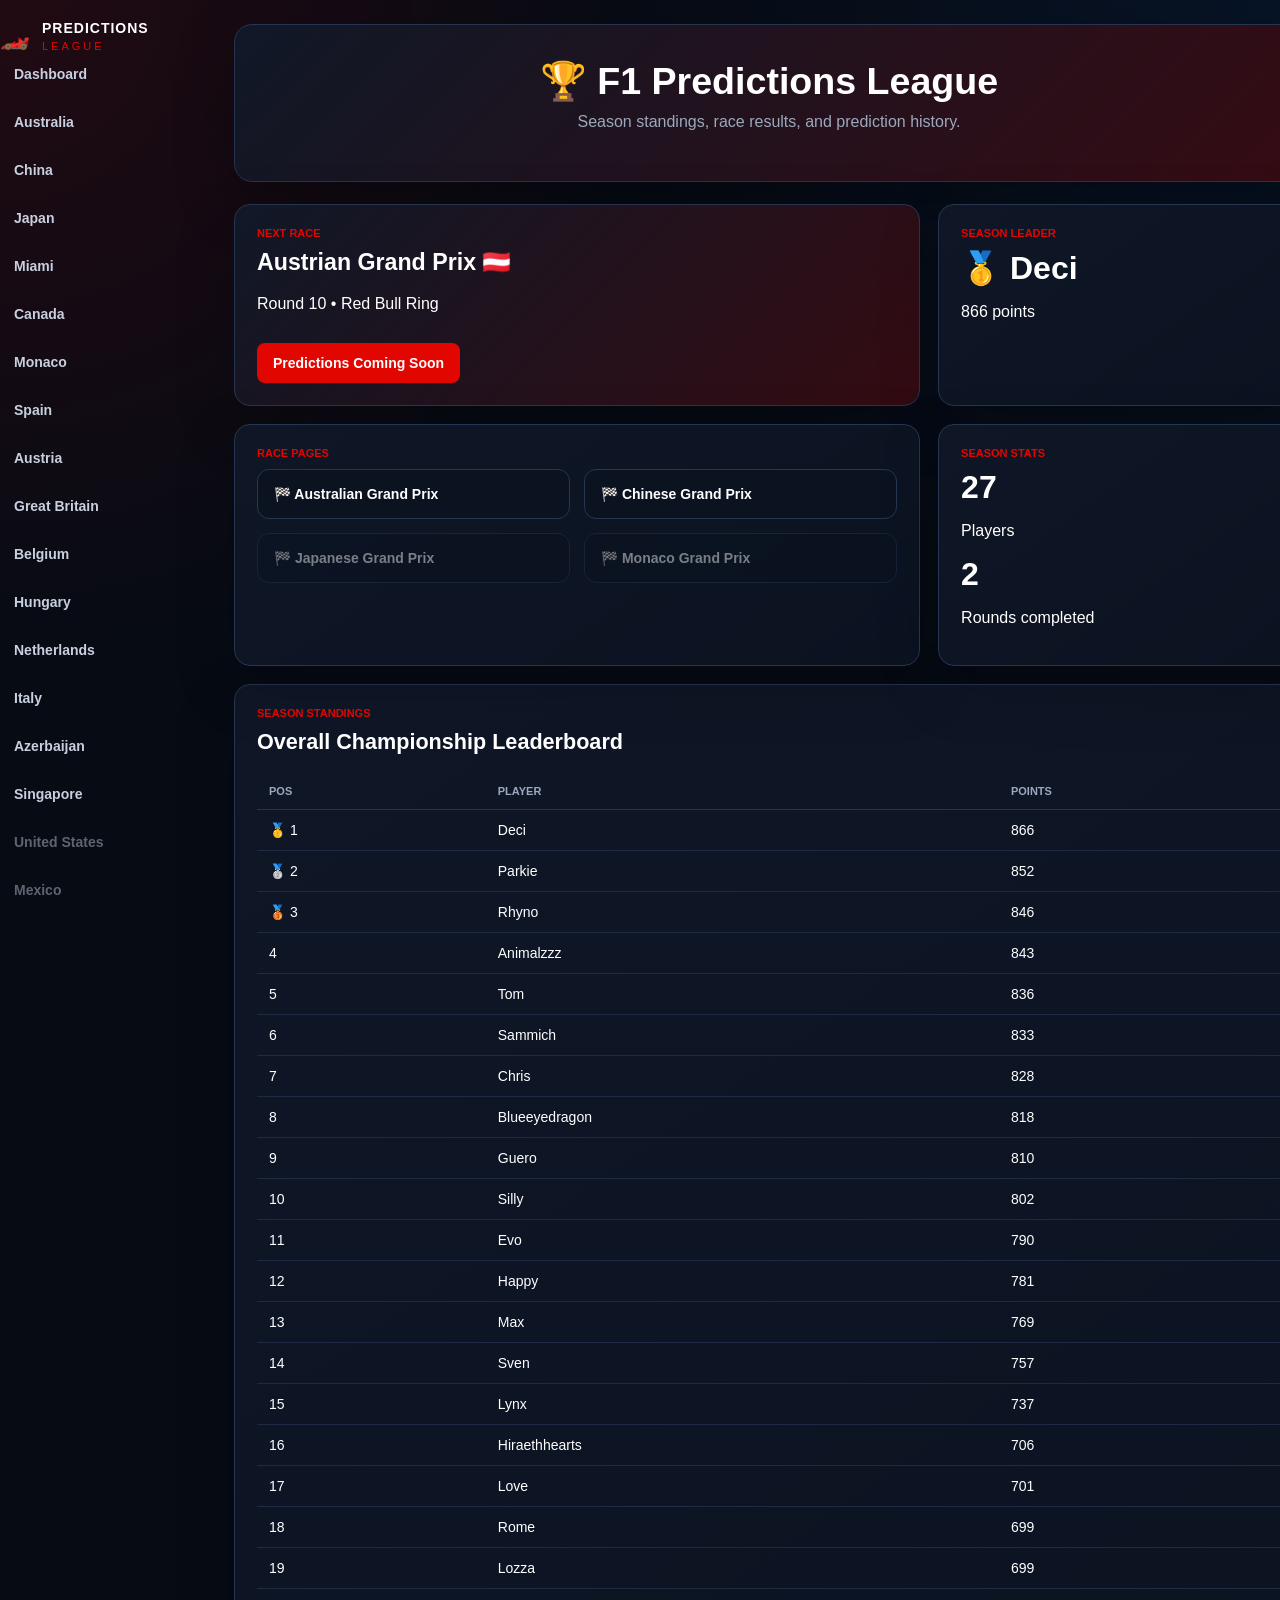
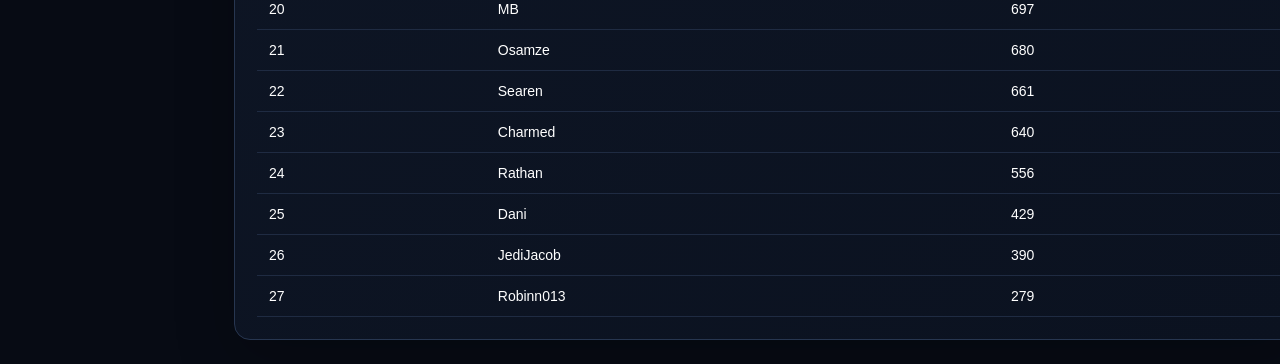
<file: index.html>
<!DOCTYPE html>
<html lang="en">
<head>
    <meta charset="UTF-8">
    <meta name="viewport" content="width=device-width, initial-scale=1.0">
    <title>F1 Predictions League</title>
    <link rel="stylesheet" href="style.css">
</head>
<body>

<div class="app">

    <aside class="sidebar">
        <div class="logo">
            <span>🏎️</span>
            <div>
                <strong>Predictions</strong>
                <small>League</small>
            </div>
        </div>

<nav>
    <a href="index.html">Dashboard</a>

    <a href="australia.html">Australia</a>
    <a href="china.html">China</a>
    <a href="japan.html">Japan</a>

    <a href="miami.html">Miami</a>
    <a href="canada.html">Canada</a>
    <a href="monaco.html">Monaco</a>
    <a href="spain.html">Spain</a>
    <a href="austria.html">Austria</a>
    <a href="great-britain.html">Great Britain</a>
    <a href="belgium.html">Belgium</a>

    <a href="hungary.html">Hungary</a>
    <a href="netherlands.html">Netherlands</a>
    <a href="italy.html">Italy</a>

    
    <a href="azerbaijan.html">Azerbaijan</a>
    <a href="singapore.html">Singapore</a>

    <a class="locked" href="united-states.html">United States</a>
    <a class="locked" href="mexico.html">Mexico</a>
    <a class="locked" href="brazil.html">Brazil</a>

    <a class="locked" href="las-vegas.html">Las Vegas</a>
    <a class="locked" href="qatar.html">Qatar</a>
    <a class="locked" href="abu-dhabi.html">Abu Dhabi</a>
</nav>
    </aside>

    <main class="dashboard">

        <section class="home-hero">
            <h1>🏆 F1 Predictions League</h1>
            <p>Season standings, race results, and prediction history.</p>
        </section>

        <section class="dashboard-grid">

            <section class="card next-race-card">
                <p class="label">Next Race</p>
                <h2>Austrian Grand Prix 🇦🇹</h2>
                <p>Round 10 • Red Bull Ring</p>
                <a class="button" href="#">Predictions Coming Soon</a>
            </section>

            <section class="card summary-card">
                <p class="label">Season Leader</p>
                <h2>🥇 Deci</h2>
                <p>866 points</p>
            </section>

            <section class="card">
                <p class="label">Race Pages</p>

                <div class="race-links">
                    <a href="australia.html">🏁 Australian Grand Prix</a>
                    <a href="china.html">🏁 Chinese Grand Prix</a>
                    <a class="locked" href="#">🏁 Japanese Grand Prix</a>
                    <a class="locked" href="#">🏁 Monaco Grand Prix</a>
                </div>
            </section>

            <section class="card summary-card">
                <p class="label">Season Stats</p>
                <h2>27</h2>
                <p>Players</p>
                <h2>2</h2>
                <p>Rounds completed</p>
            </section>

        </section>

        <section class="card">
            <p class="label">Season Standings</p>
            <h2>Overall Championship Leaderboard</h2>

            <table>
                <tr><th>Pos</th><th>Player</th><th>Points</th></tr>
                <tr><td>🥇 1</td><td>Deci</td><td>866</td></tr>
                <tr><td>🥈 2</td><td>Parkie</td><td>852</td></tr>
                <tr><td>🥉 3</td><td>Rhyno</td><td>846</td></tr>
                <tr><td>4</td><td>Animalzzz</td><td>843</td></tr>
                <tr><td>5</td><td>Tom</td><td>836</td></tr>
                <tr><td>6</td><td>Sammich</td><td>833</td></tr>
                <tr><td>7</td><td>Chris</td><td>828</td></tr>
                <tr><td>8</td><td>Blueeyedragon</td><td>818</td></tr>
                <tr><td>9</td><td>Guero</td><td>810</td></tr>
                <tr><td>10</td><td>Silly</td><td>802</td></tr>
                <tr><td>11</td><td>Evo</td><td>790</td></tr>
                <tr><td>12</td><td>Happy</td><td>781</td></tr>
                <tr><td>13</td><td>Max</td><td>769</td></tr>
                <tr><td>14</td><td>Sven</td><td>757</td></tr>
                <tr><td>15</td><td>Lynx</td><td>737</td></tr>
                <tr><td>16</td><td>Hiraethhearts</td><td>706</td></tr>
                <tr><td>17</td><td>Love</td><td>701</td></tr>
                <tr><td>18</td><td>Rome</td><td>699</td></tr>
                <tr><td>19</td><td>Lozza</td><td>699</td></tr>
                <tr><td>20</td><td>MB</td><td>697</td></tr>
                <tr><td>21</td><td>Osamze</td><td>680</td></tr>
                <tr><td>22</td><td>Searen</td><td>661</td></tr>
                <tr><td>23</td><td>Charmed</td><td>640</td></tr>
                <tr><td>24</td><td>Rathan</td><td>556</td></tr>
                <tr><td>25</td><td>Dani</td><td>429</td></tr>
                <tr><td>26</td><td>JediJacob</td><td>390</td></tr>
                <tr><td>27</td><td>Robinn013</td><td>279</td></tr>
            </table>
        </section>

    </main>

</div>

</body>
</html>
</file>
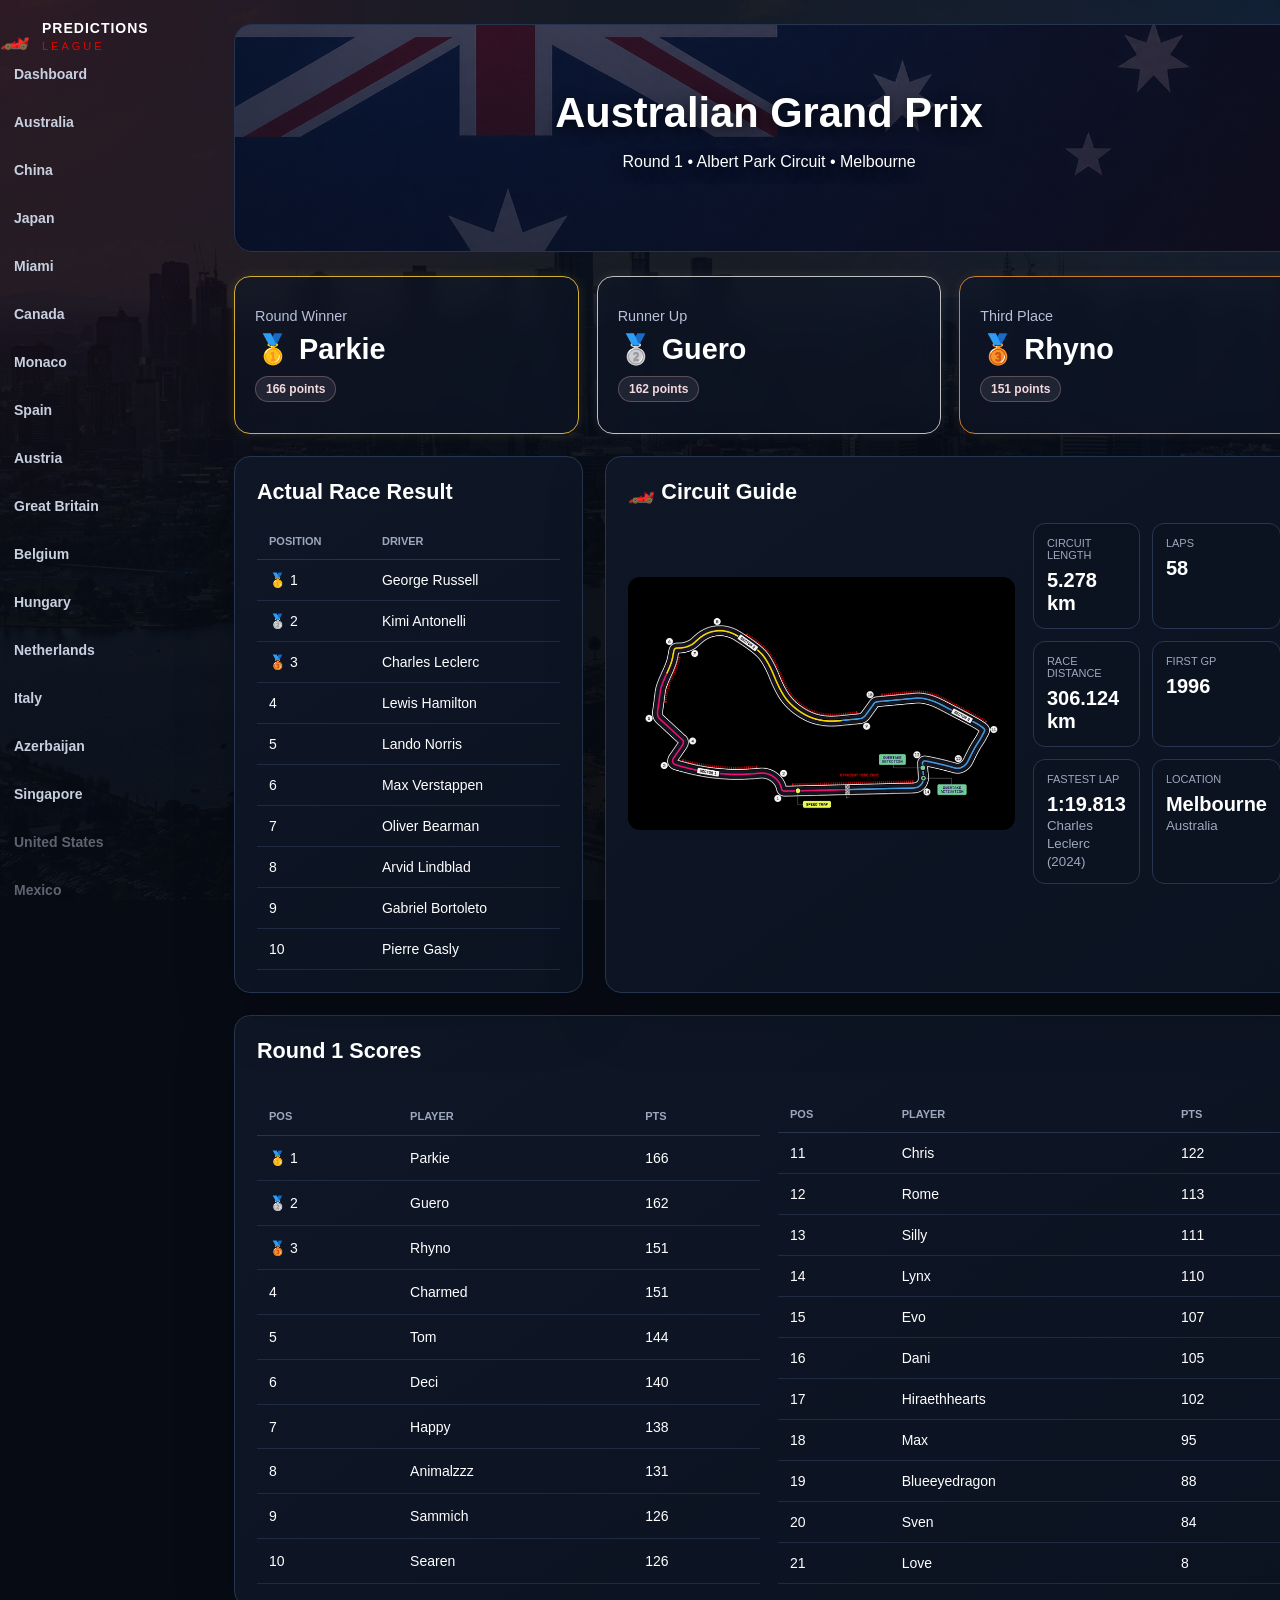
<file: australia.html>
<!DOCTYPE html>
<html lang="en">
<head>
    <meta charset="UTF-8">
    <meta name="viewport" content="width=device-width, initial-scale=1.0">
    <title>Australia GP - F1 Predictions League</title>
    <link rel="stylesheet" href="style.css">
</head>
<body class="australia-page">

<div class="app">

    <aside class="sidebar">
        <div class="logo">
            <span>🏎️</span>
            <div>
                <strong>Predictions</strong>
                <small>League</small>
            </div>
        </div>

<nav>
    <a href="index.html">Dashboard</a>

    <a href="australia.html">Australia</a>
    <a href="china.html">China</a>
    <a href="japan.html">Japan</a>

    <a href="miami.html">Miami</a>
    <a href="canada.html">Canada</a>
    <a href="monaco.html">Monaco</a>
    <a href="spain.html">Spain</a>
    <a href="austria.html">Austria</a>
    <a href="great-britain.html">Great Britain</a>
    <a href="belgium.html">Belgium</a>

    <a href="hungary.html">Hungary</a>
    <a href="netherlands.html">Netherlands</a>
    <a href="italy.html">Italy</a>


    <a href="azerbaijan.html">Azerbaijan</a>
    <a href="singapore.html">Singapore</a>

    <a class="locked" href="united-states.html">United States</a>
    <a class="locked" href="mexico.html">Mexico</a>
    <a class="locked" href="brazil.html">Brazil</a>

    <a class="locked" href="las-vegas.html">Las Vegas</a>
    <a class="locked" href="qatar.html">Qatar</a>
    <a class="locked" href="abu-dhabi.html">Abu Dhabi</a>
</nav>
    </aside>
    </aside>

    <main class="dashboard">

<section class="hero-card australia-hero">
    <h2> Australian Grand Prix</h2>
    <p>Round 1 • Albert Park Circuit • Melbourne</p>
</section>

        <section class="podium-grid">
            <div class="podium-box">
                <p>Round Winner</p>
                <h3>🥇 Parkie</h3>
                <span>166 points</span>
            </div>

            <div class="podium-box">
                <p>Runner Up</p>
                <h3>🥈 Guero</h3>
                <span>162 points</span>
            </div>

            <div class="podium-box">
                <p>Third Place</p>
                <h3>🥉 Rhyno</h3>
                <span>151 points</span>
            </div>
        </section>

        <section class="top-grid">

            <div class="card">
                <h2>Actual Race Result</h2>

                <table>
                    <tr><th>Position</th><th>Driver</th></tr>
                    <tr><td>🥇 1</td><td>George Russell</td></tr>
                    <tr><td>🥈 2</td><td>Kimi Antonelli</td></tr>
                    <tr><td>🥉 3</td><td>Charles Leclerc</td></tr>
                    <tr><td>4</td><td>Lewis Hamilton</td></tr>
                    <tr><td>5</td><td>Lando Norris</td></tr>
                    <tr><td>6</td><td>Max Verstappen</td></tr>
                    <tr><td>7</td><td>Oliver Bearman</td></tr>
                    <tr><td>8</td><td>Arvid Lindblad</td></tr>
                    <tr><td>9</td><td>Gabriel Bortoleto</td></tr>
                    <tr><td>10</td><td>Pierre Gasly</td></tr>
                </table>
            </div>

            <div class="card circuit-card">
                <h2>🏎️ Circuit Guide</h2>

                <div class="track-guide">
                    <img class="track-image" src="albert-park.png" alt="Albert Park Circuit">

                    <div class="track-stats">
                        <div class="mini-stat">
                            <p>Circuit Length</p>
                            <h3>5.278 km</h3>
                        </div>

                        <div class="mini-stat">
                            <p>Laps</p>
                            <h3>58</h3>
                        </div>

                        <div class="mini-stat">
                            <p>Race Distance</p>
                            <h3>306.124 km</h3>
                        </div>

                        <div class="mini-stat">
                            <p>First GP</p>
                            <h3>1996</h3>
                        </div>

                        <div class="mini-stat">
                            <p>Fastest Lap</p>
                            <h3>1:19.813</h3>
                            <small>Charles Leclerc (2024)</small>
                        </div>

                        <div class="mini-stat">
                            <p>Location</p>
                            <h3>Melbourne</h3>
                            <small>Australia</small>
                        </div>
                    </div>
                </div>
            </div>

        </section>

        <section class="card scores-card">
            <h2>Round 1 Scores</h2>

            <div class="scores-grid">
                <table>
                    <tr><th>Pos</th><th>Player</th><th>Pts</th></tr>
                    <tr><td>🥇 1</td><td>Parkie</td><td>166</td></tr>
                    <tr><td>🥈 2</td><td>Guero</td><td>162</td></tr>
                    <tr><td>🥉 3</td><td>Rhyno</td><td>151</td></tr>
                    <tr><td>4</td><td>Charmed</td><td>151</td></tr>
                    <tr><td>5</td><td>Tom</td><td>144</td></tr>
                    <tr><td>6</td><td>Deci</td><td>140</td></tr>
                    <tr><td>7</td><td>Happy</td><td>138</td></tr>
                    <tr><td>8</td><td>Animalzzz</td><td>131</td></tr>
                    <tr><td>9</td><td>Sammich</td><td>126</td></tr>
                    <tr><td>10</td><td>Searen</td><td>126</td></tr>
                </table>

                <table>
                    <tr><th>Pos</th><th>Player</th><th>Pts</th></tr>
                    <tr><td>11</td><td>Chris</td><td>122</td></tr>
                    <tr><td>12</td><td>Rome</td><td>113</td></tr>
                    <tr><td>13</td><td>Silly</td><td>111</td></tr>
                    <tr><td>14</td><td>Lynx</td><td>110</td></tr>
                    <tr><td>15</td><td>Evo</td><td>107</td></tr>
                    <tr><td>16</td><td>Dani</td><td>105</td></tr>
                    <tr><td>17</td><td>Hiraethhearts</td><td>102</td></tr>
                    <tr><td>18</td><td>Max</td><td>95</td></tr>
                    <tr><td>19</td><td>Blueeyedragon</td><td>88</td></tr>
                    <tr><td>20</td><td>Sven</td><td>84</td></tr>
                    <tr><td>21</td><td>Love</td><td>8</td></tr>
                </table>
            </div>
        </section>

    </main>

</div>

</body>
</html>
</file>
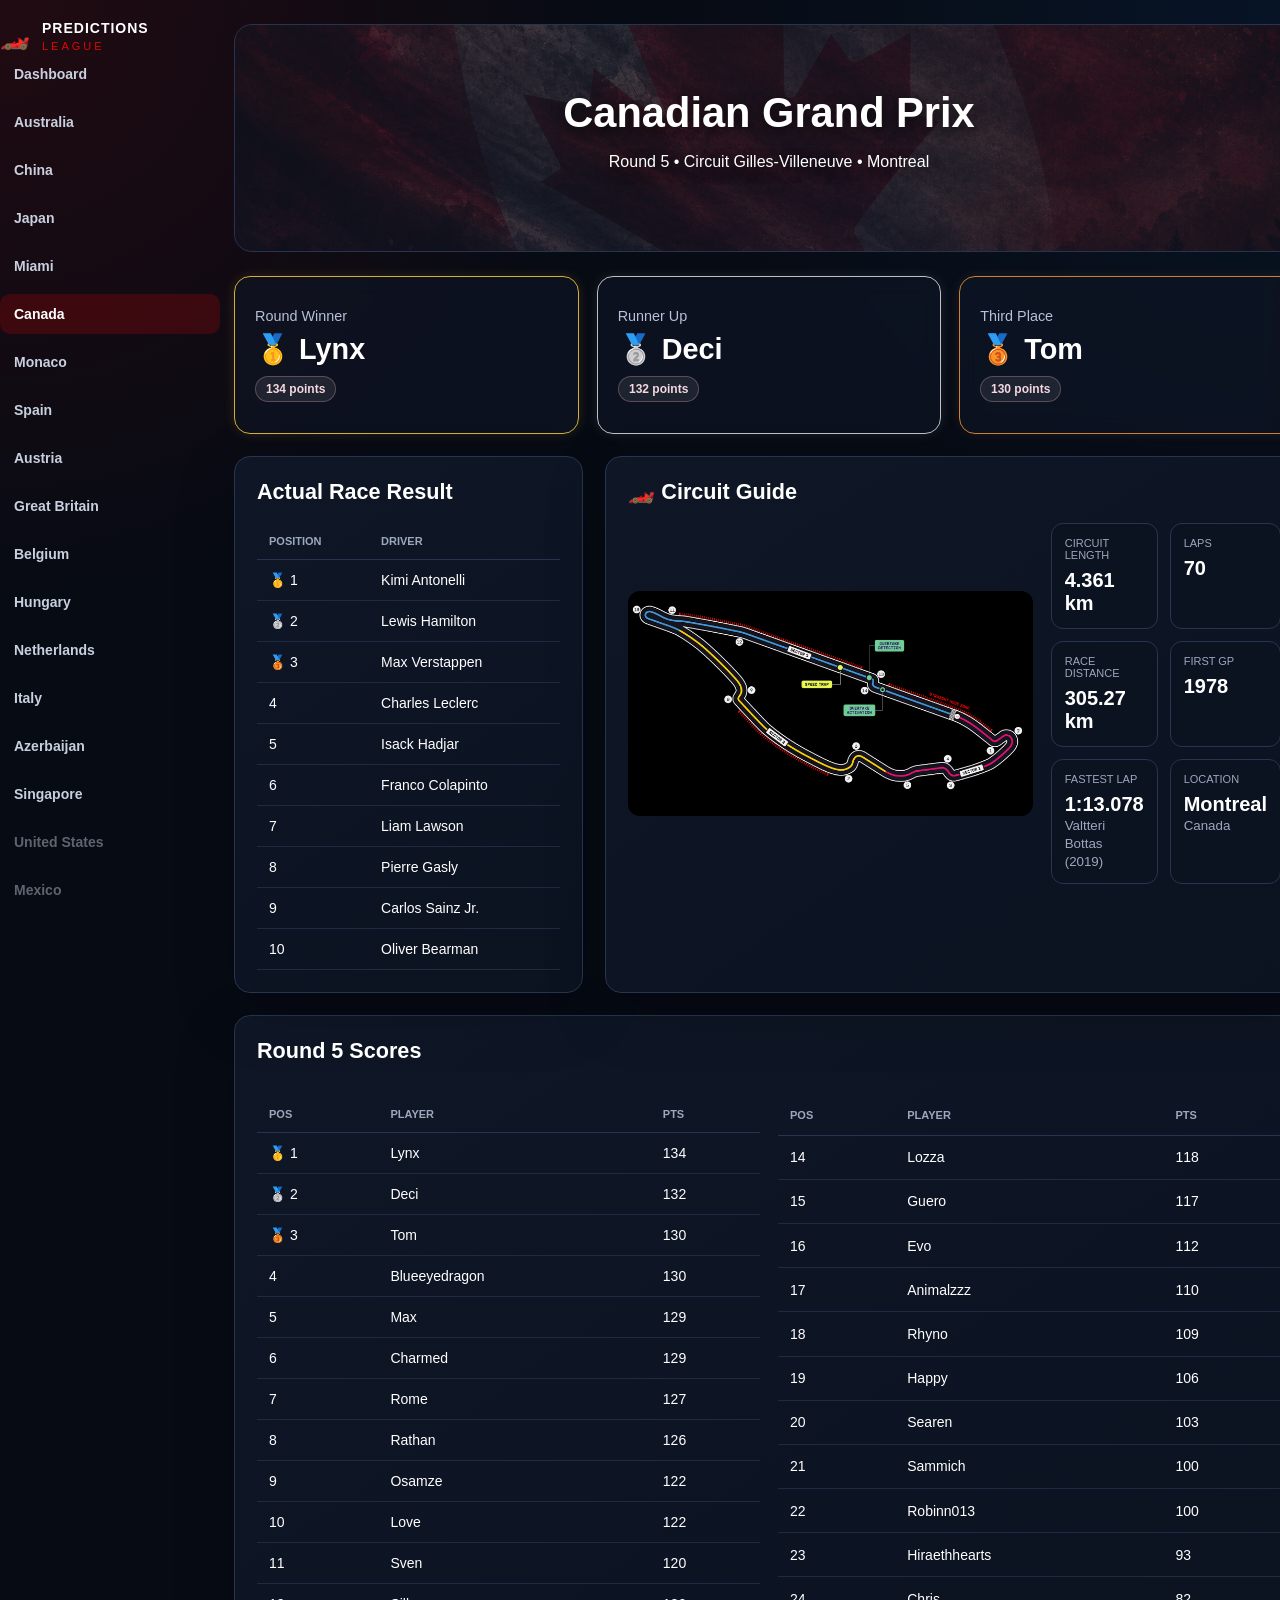
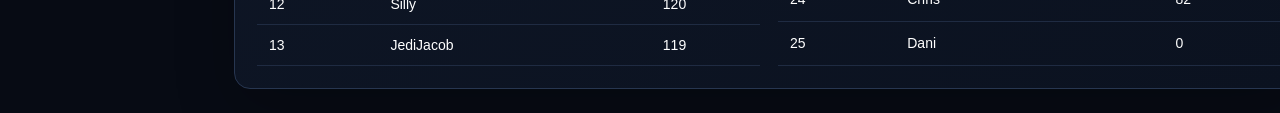
<file: canada.html>
<!DOCTYPE html>
<html lang="en">
<head>
    <meta charset="UTF-8">
    <meta name="viewport" content="width=device-width, initial-scale=1.0">
    <title>Canada GP - F1 Predictions League</title>
    <link rel="stylesheet" href="style.css">
</head>
<body class="canada-page">

<div class="app">

    <aside class="sidebar">
        <div class="logo">
            <span>🏎️</span>
            <div>
                <strong>Predictions</strong>
                <small>League</small>
            </div>
        </div>

        <nav>
            <a href="index.html">Dashboard</a>
            <a href="australia.html">Australia</a>
            <a href="china.html">China</a>
            <a href="japan.html">Japan</a>
            <a href="miami.html">Miami</a>
            <a class="active" href="canada.html">Canada</a>
            <a href="monaco.html">Monaco</a>
            <a href="spain.html">Spain</a>
            <a href="austria.html">Austria</a>
            <a href="great-britain.html">Great Britain</a>
            <a href="belgium.html">Belgium</a>
            <a href="hungary.html">Hungary</a>
            <a href="netherlands.html">Netherlands</a>
            <a href="italy.html">Italy</a>
            <a href="azerbaijan.html">Azerbaijan</a>
            <a href="singapore.html">Singapore</a>
            <a class="locked" href="united-states.html">United States</a>
            <a class="locked" href="mexico.html">Mexico</a>
            <a class="locked" href="brazil.html">Brazil</a>
            <a class="locked" href="las-vegas.html">Las Vegas</a>
            <a class="locked" href="qatar.html">Qatar</a>
            <a class="locked" href="abu-dhabi.html">Abu Dhabi</a>
        </nav>
    </aside>

    <main class="dashboard">

        <section class="hero-card canada-hero">
            <h2> Canadian Grand Prix</h2>
            <p>Round 5 • Circuit Gilles-Villeneuve • Montreal</p>
        </section>

        <section class="podium-grid">
            <div class="podium-box">
                <p>Round Winner</p>
                <h3>🥇 Lynx</h3>
                <span>134 points</span>
            </div>

            <div class="podium-box">
                <p>Runner Up</p>
                <h3>🥈 Deci</h3>
                <span>132 points</span>
            </div>

            <div class="podium-box">
                <p>Third Place</p>
                <h3>🥉 Tom</h3>
                <span>130 points</span>
            </div>
        </section>

        <section class="top-grid">

            <div class="card">
                <h2>Actual Race Result</h2>

                <table>
                    <tr><th>Position</th><th>Driver</th></tr>
                    <tr><td>🥇 1</td><td>Kimi Antonelli</td></tr>
                    <tr><td>🥈 2</td><td>Lewis Hamilton</td></tr>
                    <tr><td>🥉 3</td><td>Max Verstappen</td></tr>
                    <tr><td>4</td><td>Charles Leclerc</td></tr>
                    <tr><td>5</td><td>Isack Hadjar</td></tr>
                    <tr><td>6</td><td>Franco Colapinto</td></tr>
                    <tr><td>7</td><td>Liam Lawson</td></tr>
                    <tr><td>8</td><td>Pierre Gasly</td></tr>
                    <tr><td>9</td><td>Carlos Sainz Jr.</td></tr>
                    <tr><td>10</td><td>Oliver Bearman</td></tr>
                </table>
            </div>

            <div class="card circuit-card">
                <h2>🏎️ Circuit Guide</h2>

                <div class="track-guide">
                    <img class="track-image" src="Circuit Gilles-Villeneuve.png" alt="Circuit Gilles-Villeneuve">

                    <div class="track-stats">
                        <div class="mini-stat">
                            <p>Circuit Length</p>
                            <h3>4.361 km</h3>
                        </div>

                        <div class="mini-stat">
                            <p>Laps</p>
                            <h3>70</h3>
                        </div>

                        <div class="mini-stat">
                            <p>Race Distance</p>
                            <h3>305.27 km</h3>
                        </div>

                        <div class="mini-stat">
                            <p>First GP</p>
                            <h3>1978</h3>
                        </div>

                        <div class="mini-stat">
                            <p>Fastest Lap</p>
                            <h3>1:13.078</h3>
                            <small>Valtteri Bottas (2019)</small>
                        </div>

                        <div class="mini-stat">
                            <p>Location</p>
                            <h3>Montreal</h3>
                            <small>Canada</small>
                        </div>
                    </div>
                </div>
            </div>

        </section>

        <section class="card scores-card">
            <h2>Round 5 Scores</h2>

            <div class="scores-grid">

                <table>
                    <tr><th>Pos</th><th>Player</th><th>Pts</th></tr>
                    <tr><td>🥇 1</td><td>Lynx</td><td>134</td></tr>
                    <tr><td>🥈 2</td><td>Deci</td><td>132</td></tr>
                    <tr><td>🥉 3</td><td>Tom</td><td>130</td></tr>
                    <tr><td>4</td><td>Blueeyedragon</td><td>130</td></tr>
                    <tr><td>5</td><td>Max</td><td>129</td></tr>
                    <tr><td>6</td><td>Charmed</td><td>129</td></tr>
                    <tr><td>7</td><td>Rome</td><td>127</td></tr>
                    <tr><td>8</td><td>Rathan</td><td>126</td></tr>
                    <tr><td>9</td><td>Osamze</td><td>122</td></tr>
                    <tr><td>10</td><td>Love</td><td>122</td></tr>
                    <tr><td>11</td><td>Sven</td><td>120</td></tr>
                    <tr><td>12</td><td>Silly</td><td>120</td></tr>
                    <tr><td>13</td><td>JediJacob</td><td>119</td></tr>
                </table>

                <table>
                    <tr><th>Pos</th><th>Player</th><th>Pts</th></tr>
                    <tr><td>14</td><td>Lozza</td><td>118</td></tr>
                    <tr><td>15</td><td>Guero</td><td>117</td></tr>
                    <tr><td>16</td><td>Evo</td><td>112</td></tr>
                    <tr><td>17</td><td>Animalzzz</td><td>110</td></tr>
                    <tr><td>18</td><td>Rhyno</td><td>109</td></tr>
                    <tr><td>19</td><td>Happy</td><td>106</td></tr>
                    <tr><td>20</td><td>Searen</td><td>103</td></tr>
                    <tr><td>21</td><td>Sammich</td><td>100</td></tr>
                    <tr><td>22</td><td>Robinn013</td><td>100</td></tr>
                    <tr><td>23</td><td>Hiraethhearts</td><td>93</td></tr>
                    <tr><td>24</td><td>Chris</td><td>82</td></tr>
                    <tr><td>25</td><td>Dani</td><td>0</td></tr>
                </table>

            </div>
        </section>

    </main>

</div>

</body>
</html>
</file>
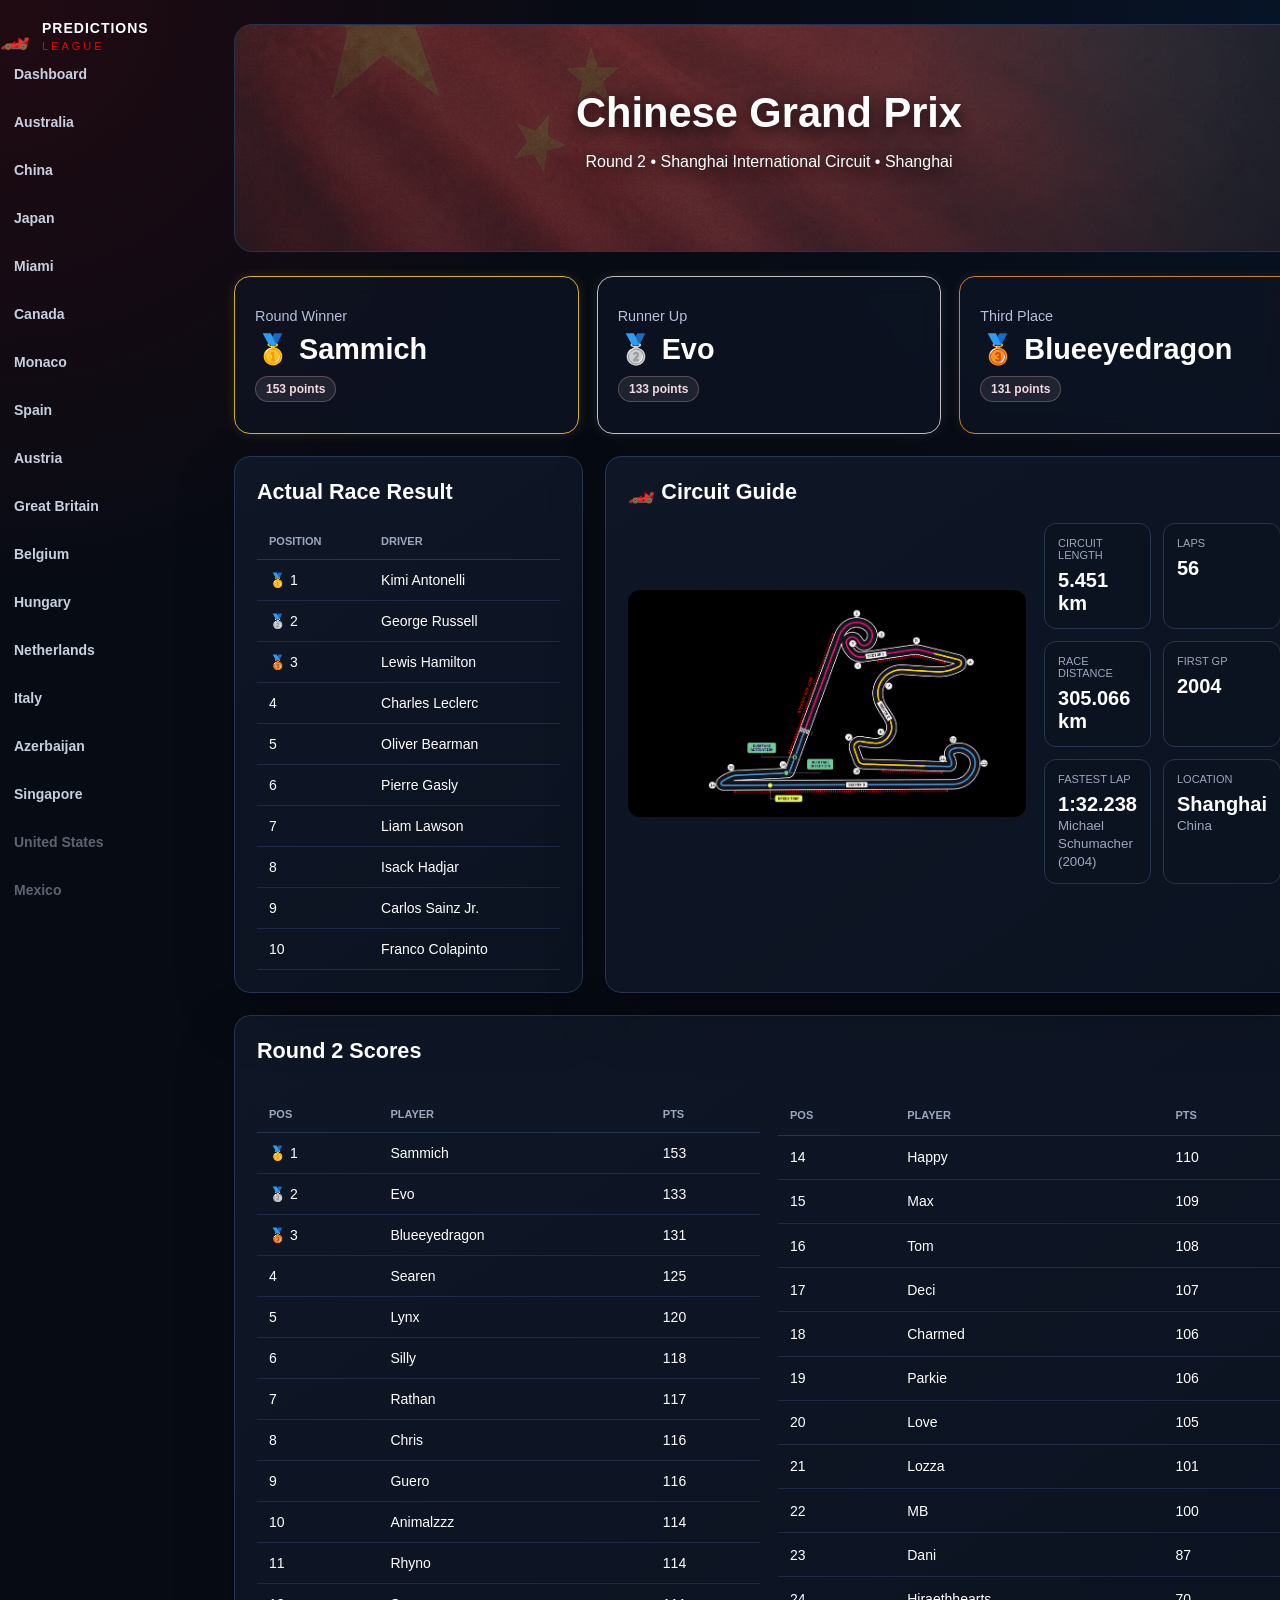
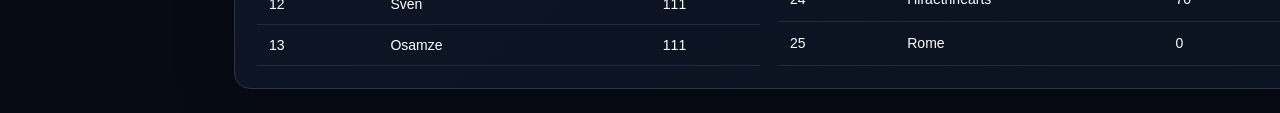
<file: china.html>
<!DOCTYPE html>
<html lang="en">
<head>
    <meta charset="UTF-8">
    <meta name="viewport" content="width=device-width, initial-scale=1.0">
    <title>China GP - F1 Predictions League</title>
    <link rel="stylesheet" href="style.css">
</head>
<body>

<div class="app">

    <aside class="sidebar">
        <div class="logo">
            <span>🏎️</span>
            <div>
                <strong>Predictions</strong>
                <small>League</small>
            </div>
        </div>

<nav>
    <a href="index.html">Dashboard</a>

    <a href="australia.html">Australia</a>
    <a href="china.html">China</a>
    <a href="japan.html">Japan</a>

    <a href="miami.html">Miami</a>
    <a href="canada.html">Canada</a>
    <a href="monaco.html">Monaco</a>
    <a href="spain.html">Spain</a>
    <a href="austria.html">Austria</a>
    <a href="great-britain.html">Great Britain</a>
    <a href="belgium.html">Belgium</a>

    <a href="hungary.html">Hungary</a>
    <a href="netherlands.html">Netherlands</a>
    <a  href="italy.html">Italy</a>

    
    <a href="azerbaijan.html">Azerbaijan</a>
    <a href="singapore.html">Singapore</a>

    <a class="locked" href="united-states.html">United States</a>
    <a class="locked" href="mexico.html">Mexico</a>
    <a class="locked" href="brazil.html">Brazil</a>

    <a class="locked" href="las-vegas.html">Las Vegas</a>
    <a class="locked" href="qatar.html">Qatar</a>
    <a class="locked" href="abu-dhabi.html">Abu Dhabi</a>
</nav>
    </aside>
    </aside>

    <main class="dashboard">

        <section class="hero-card china-hero">
            <h2> Chinese Grand Prix</h2>
            <p>Round 2 • Shanghai International Circuit • Shanghai</p>
        </section>

        <section class="podium-grid">
            <div class="podium-box">
                <p>Round Winner</p>
                <h3>🥇 Sammich</h3>
                <span>153 points</span>
            </div>

            <div class="podium-box">
                <p>Runner Up</p>
                <h3>🥈 Evo</h3>
                <span>133 points</span>
            </div>

            <div class="podium-box">
                <p>Third Place</p>
                <h3>🥉 Blueeyedragon</h3>
                <span>131 points</span>
            </div>
        </section>

        <section class="top-grid">

            <section class="card">
                <h2>Actual Race Result</h2>

                <table>
                    <tr>
                        <th>Position</th>
                        <th>Driver</th>
                    </tr>

                    <tr><td>🥇 1</td><td>Kimi Antonelli</td></tr>
                    <tr><td>🥈 2</td><td>George Russell</td></tr>
                    <tr><td>🥉 3</td><td>Lewis Hamilton</td></tr>
                    <tr><td>4</td><td>Charles Leclerc</td></tr>
                    <tr><td>5</td><td>Oliver Bearman</td></tr>
                    <tr><td>6</td><td>Pierre Gasly</td></tr>
                    <tr><td>7</td><td>Liam Lawson</td></tr>
                    <tr><td>8</td><td>Isack Hadjar</td></tr>
                    <tr><td>9</td><td>Carlos Sainz Jr.</td></tr>
                    <tr><td>10</td><td>Franco Colapinto</td></tr>
                </table>
            </section>

            <section class="card circuit-card">
                <h2>🏎️ Circuit Guide</h2>

                <div class="track-guide">
                    <img class="track-image" src="Shanghai International Circuit.png" alt="Shanghai International Circuit">

                    <div class="track-stats">
                        <div class="mini-stat">
                            <p>Circuit Length</p>
                            <h3>5.451 km</h3>
                        </div>

                        <div class="mini-stat">
                            <p>Laps</p>
                            <h3>56</h3>
                        </div>

                        <div class="mini-stat">
                            <p>Race Distance</p>
                            <h3>305.066 km</h3>
                        </div>

                        <div class="mini-stat">
                            <p>First GP</p>
                            <h3>2004</h3>
                        </div>

                        <div class="mini-stat">
                            <p>Fastest Lap</p>
                            <h3>1:32.238</h3>
                            <small>Michael Schumacher (2004)</small>
                        </div>

                        <div class="mini-stat">
                            <p>Location</p>
                            <h3>Shanghai</h3>
                            <small>China</small>
                        </div>
                    </div>
                </div>
            </section>

        </section>

        <section class="card scores-card">
            <h2>Round 2 Scores</h2>

            <div class="scores-grid">
                <table>
                    <tr>
                        <th>Pos</th>
                        <th>Player</th>
                        <th>Pts</th>
                    </tr>

                    <tr><td>🥇 1</td><td>Sammich</td><td>153</td></tr>
                    <tr><td>🥈 2</td><td>Evo</td><td>133</td></tr>
                    <tr><td>🥉 3</td><td>Blueeyedragon</td><td>131</td></tr>
                    <tr><td>4</td><td>Searen</td><td>125</td></tr>
                    <tr><td>5</td><td>Lynx</td><td>120</td></tr>
                    <tr><td>6</td><td>Silly</td><td>118</td></tr>
                    <tr><td>7</td><td>Rathan</td><td>117</td></tr>
                    <tr><td>8</td><td>Chris</td><td>116</td></tr>
                    <tr><td>9</td><td>Guero</td><td>116</td></tr>
                    <tr><td>10</td><td>Animalzzz</td><td>114</td></tr>
                    <tr><td>11</td><td>Rhyno</td><td>114</td></tr>
                    <tr><td>12</td><td>Sven</td><td>111</td></tr>
                    <tr><td>13</td><td>Osamze</td><td>111</td></tr>
                </table>

                <table>
                    <tr>
                        <th>Pos</th>
                        <th>Player</th>
                        <th>Pts</th>
                    </tr>

                    <tr><td>14</td><td>Happy</td><td>110</td></tr>
                    <tr><td>15</td><td>Max</td><td>109</td></tr>
                    <tr><td>16</td><td>Tom</td><td>108</td></tr>
                    <tr><td>17</td><td>Deci</td><td>107</td></tr>
                    <tr><td>18</td><td>Charmed</td><td>106</td></tr>
                    <tr><td>19</td><td>Parkie</td><td>106</td></tr>
                    <tr><td>20</td><td>Love</td><td>105</td></tr>
                    <tr><td>21</td><td>Lozza</td><td>101</td></tr>
                    <tr><td>22</td><td>MB</td><td>100</td></tr>
                    <tr><td>23</td><td>Dani</td><td>87</td></tr>
                    <tr><td>24</td><td>Hiraethhearts</td><td>70</td></tr>
                    <tr><td>25</td><td>Rome</td><td>0</td></tr>
                </table>
            </div>
        </section>

    </main>

</div>

</body>
</html>
</file>
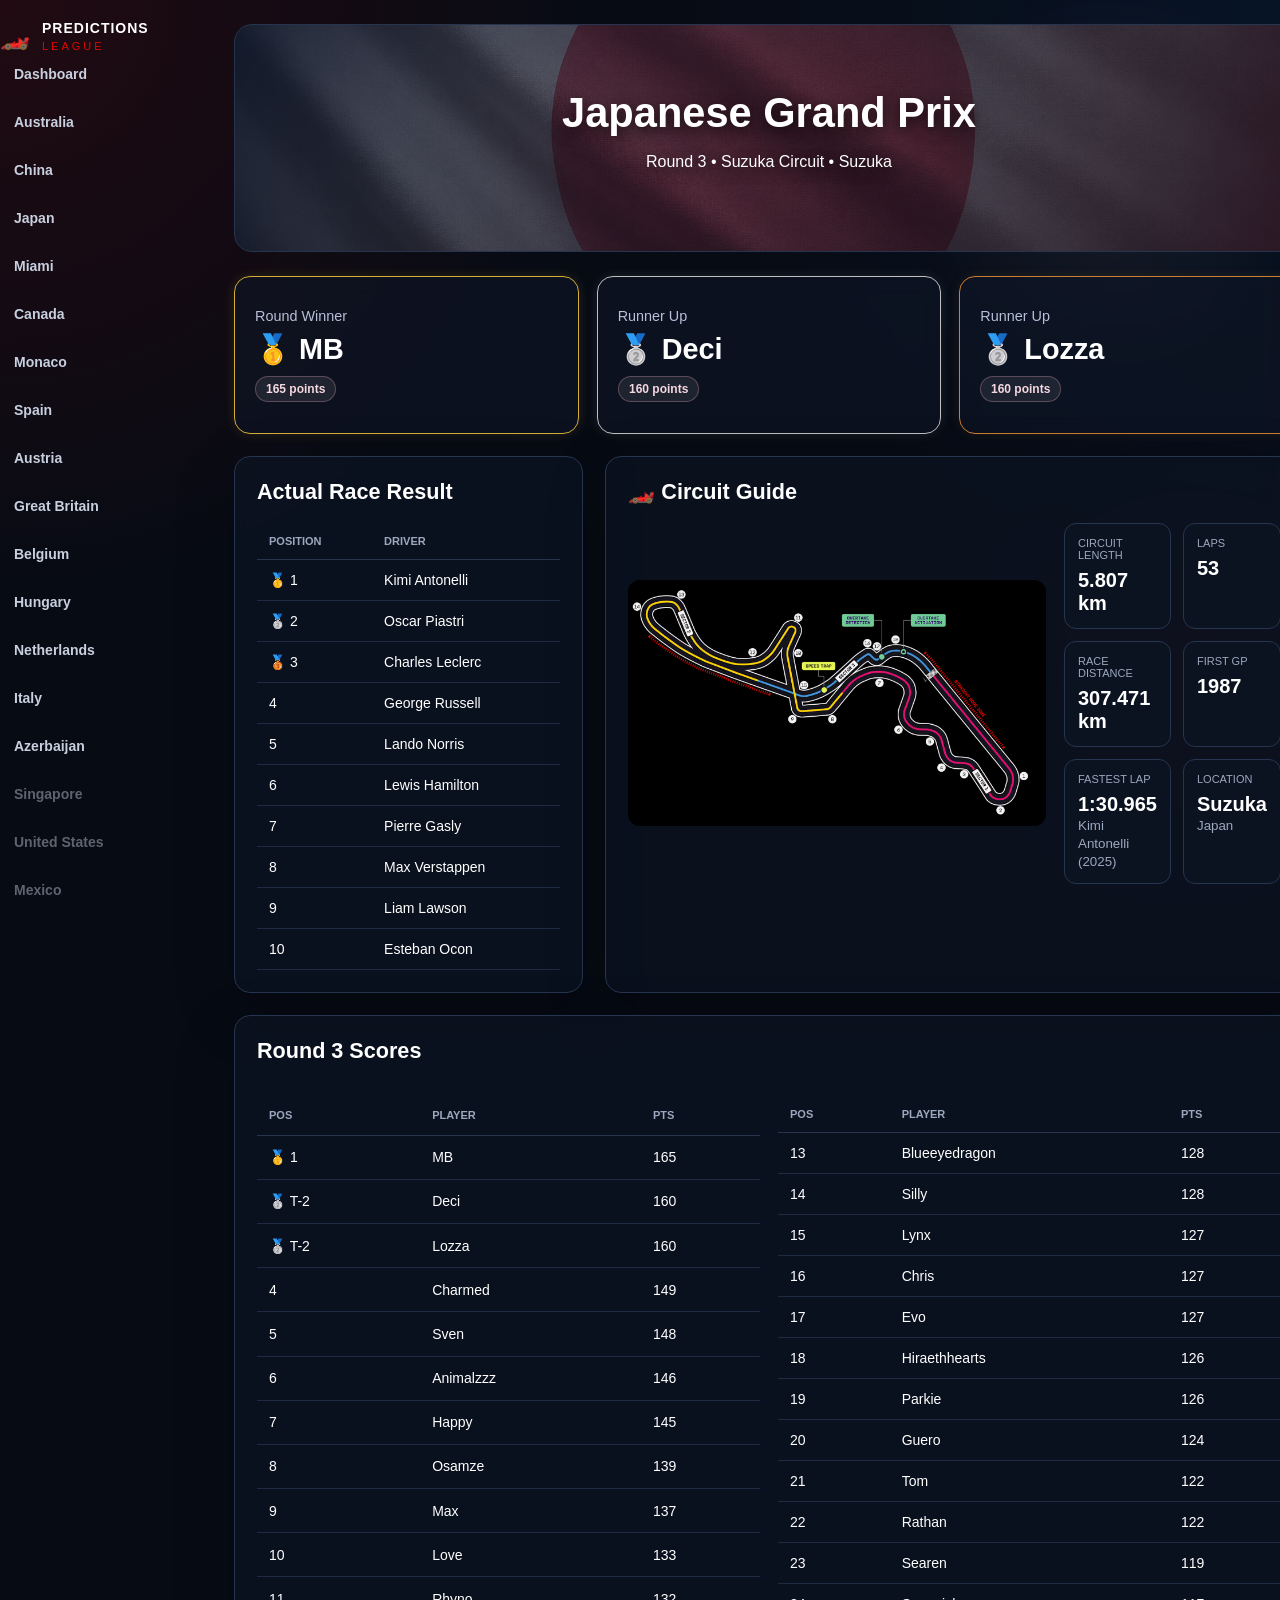
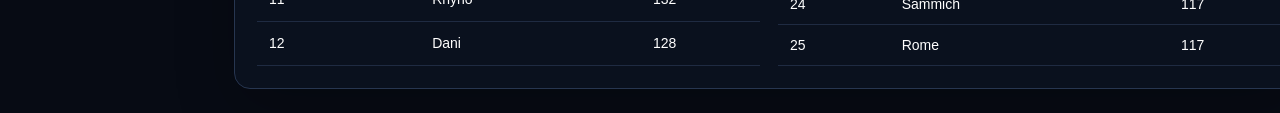
<file: japan.html>
<!DOCTYPE html>
<html lang="en">
<head>
    <meta charset="UTF-8">
    <meta name="viewport" content="width=device-width, initial-scale=1.0">
    <title>Japan GP - F1 Predictions League</title>
    <link rel="stylesheet" href="style.css">
</head>
<body class="japan-page">

<div class="app">

    <aside class="sidebar">
        <div class="logo">
            <span>🏎️</span>
            <div>
                <strong>Predictions</strong>
                <small>League</small>
            </div>
        </div>

        <nav>
            <a href="index.html">Dashboard</a>
            <a href="australia.html">Australia</a>
            <a href="china.html">China</a>
            <a href="japan.html">Japan</a>
            <a href="miami.html">Miami</a>
            <a href="canada.html">Canada</a>
            <a href="monaco.html">Monaco</a>
            <a href="spain.html">Spain</a>
            <a href="austria.html">Austria</a>
            <a href="greatbritain.html">Great Britain</a>
            <a href="belgium.html">Belgium</a>
            <a href="hungary.html">Hungary</a>
            <a href="netherlands.html">Netherlands</a>
            <a href="italy.html">Italy</a>
            <a href="azerbaijan.html">Azerbaijan</a>
            <a class="locked" href="singapore.html">Singapore</a>
            <a class="locked" href="unitedstates.html">United States</a>
            <a class="locked" href="mexico.html">Mexico</a>
            <a class="locked" href="brazil.html">Brazil</a>
            <a class="locked" href="lasvegas.html">Las Vegas</a>
            <a class="locked" href="qatar.html">Qatar</a>
            <a class="locked" href="abudhabi.html">Abu Dhabi</a>
        </nav>
    </aside>

    <main class="dashboard">

        <section class="hero-card japan-hero">
            <h2> Japanese Grand Prix</h2>
            <p>Round 3 • Suzuka Circuit • Suzuka</p>
        </section>

        <section class="podium-grid">
            <div class="podium-box">
                <p>Round Winner</p>
                <h3>🥇 MB</h3>
                <span>165 points</span>
            </div>

            <div class="podium-box">
                <p>Runner Up</p>
                <h3>🥈 Deci</h3>
                <span>160 points</span>
            </div>

            <div class="podium-box">
                <p>Runner Up</p>
                <h3>🥈 Lozza</h3>
                <span>160 points</span>
            </div>
        </section>

        <section class="top-grid">

            <section class="card">
                <h2>Actual Race Result</h2>

                <table>
                    <tr><th>Position</th><th>Driver</th></tr>
                    <tr><td>🥇 1</td><td>Kimi Antonelli</td></tr>
                    <tr><td>🥈 2</td><td>Oscar Piastri</td></tr>
                    <tr><td>🥉 3</td><td>Charles Leclerc</td></tr>
                    <tr><td>4</td><td>George Russell</td></tr>
                    <tr><td>5</td><td>Lando Norris</td></tr>
                    <tr><td>6</td><td>Lewis Hamilton</td></tr>
                    <tr><td>7</td><td>Pierre Gasly</td></tr>
                    <tr><td>8</td><td>Max Verstappen</td></tr>
                    <tr><td>9</td><td>Liam Lawson</td></tr>
                    <tr><td>10</td><td>Esteban Ocon</td></tr>
                </table>
            </section>

            <section class="card circuit-card">
                <h2>🏎️ Circuit Guide</h2>

                <div class="track-guide">
                    <img class="track-image" src="Suzuka Circuit.png" alt="Suzuka Circuit">

                    <div class="track-stats">
                        <div class="mini-stat"><p>Circuit Length</p><h3>5.807 km</h3></div>
                        <div class="mini-stat"><p>Laps</p><h3>53</h3></div>
                        <div class="mini-stat"><p>Race Distance</p><h3>307.471 km</h3></div>
                        <div class="mini-stat"><p>First GP</p><h3>1987</h3></div>
                        <div class="mini-stat">
                            <p>Fastest Lap</p>
                            <h3>1:30.965</h3>
                            <small>Kimi Antonelli (2025)</small>
                        </div>
                        <div class="mini-stat">
                            <p>Location</p>
                            <h3>Suzuka</h3>
                            <small>Japan</small>
                        </div>
                    </div>
                </div>
            </section>

        </section>

        <section class="card scores-card">
            <h2>Round 3 Scores</h2>

            <div class="scores-grid">
                <table>
                    <tr><th>Pos</th><th>Player</th><th>Pts</th></tr>
                    <tr><td>🥇 1</td><td>MB</td><td>165</td></tr>
                    <tr><td>🥈 T-2</td><td>Deci</td><td>160</td></tr>
                    <tr><td>🥈 T-2</td><td>Lozza</td><td>160</td></tr>
                    <tr><td>4</td><td>Charmed</td><td>149</td></tr>
                    <tr><td>5</td><td>Sven</td><td>148</td></tr>
                    <tr><td>6</td><td>Animalzzz</td><td>146</td></tr>
                    <tr><td>7</td><td>Happy</td><td>145</td></tr>
                    <tr><td>8</td><td>Osamze</td><td>139</td></tr>
                    <tr><td>9</td><td>Max</td><td>137</td></tr>
                    <tr><td>10</td><td>Love</td><td>133</td></tr>
                    <tr><td>11</td><td>Rhyno</td><td>132</td></tr>
                    <tr><td>12</td><td>Dani</td><td>128</td></tr>
                </table>

                <table>
                    <tr><th>Pos</th><th>Player</th><th>Pts</th></tr>
                    <tr><td>13</td><td>Blueeyedragon</td><td>128</td></tr>
                    <tr><td>14</td><td>Silly</td><td>128</td></tr>
                    <tr><td>15</td><td>Lynx</td><td>127</td></tr>
                    <tr><td>16</td><td>Chris</td><td>127</td></tr>
                    <tr><td>17</td><td>Evo</td><td>127</td></tr>
                    <tr><td>18</td><td>Hiraethhearts</td><td>126</td></tr>
                    <tr><td>19</td><td>Parkie</td><td>126</td></tr>
                    <tr><td>20</td><td>Guero</td><td>124</td></tr>
                    <tr><td>21</td><td>Tom</td><td>122</td></tr>
                    <tr><td>22</td><td>Rathan</td><td>122</td></tr>
                    <tr><td>23</td><td>Searen</td><td>119</td></tr>
                    <tr><td>24</td><td>Sammich</td><td>117</td></tr>
                    <tr><td>25</td><td>Rome</td><td>117</td></tr>
                </table>
            </div>
        </section>

    </main>

</div>

</body>
</html>
</file>
<file: style.css>
{
    box-sizing: border-box;
}

body {
    margin: 0;
    font-family: "Segoe UI", Arial, sans-serif;
    background:
        radial-gradient(circle at top left, rgba(225, 6, 0, 0.12), transparent 28%),
        radial-gradient(circle at top right, rgba(0, 128, 255, 0.08), transparent 28%),
        #070b14;
    color: white;
}

.app {
    display: grid;
    grid-template-columns: 210px 1fr;
    min-height: 100vh;
}

/* SIDEBAR */

.sidebar {
    width: 220px;
    height: 100vh;
    position: sticky;
    top: 0;
    overflow-y: auto;
    padding-top: 20px;
}

.sidebar::-webkit-scrollbar {
    width: 8px;
}

.sidebar::-webkit-scrollbar-track {
    background: rgba(255,255,255,0.05);
}

.sidebar::-webkit-scrollbar-thumb {
    background: rgba(255,255,255,0.2);
    border-radius: 10px;
}

.sidebar::-webkit-scrollbar-thumb:hover {
    background: rgba(255,255,255,0.35);
}

.logo {
    display: flex;
    align-items: center;
    gap: 12px;
}

.logo span {
    font-size: 24px;
}

.logo strong {
    display: block;
    text-transform: uppercase;
    letter-spacing: 1px;
    font-size: 14px;
}

.logo small {
    color: #e10600;
    letter-spacing: 3px;
    text-transform: uppercase;
    font-size: 11px;
}

.sidebar nav {
    display: flex;
    flex-direction: column;
    gap: 8px;
}

.sidebar nav a {
    color: #c8d0e0;
    text-decoration: none;
    padding: 12px 14px;
    border-radius: 10px;
    font-weight: 600;
    font-size: 14px;
}

.sidebar nav a:hover,
.sidebar nav .active {
    background: rgba(225, 6, 0, 0.20);
    color: white;
}

.sidebar nav .locked {
    opacity: 0.45;
    cursor: not-allowed;
}

/* MAIN */

.dashboard {
    width: 100%;
    max-width: 1300px;
    margin: 0 auto;
    padding: 24px;
}

.home-hero {
    background: linear-gradient(135deg, #101827, #350b13);
    border: 1px solid #26344f;
    border-radius: 18px;
    padding: 34px;
    text-align: center;
    margin-bottom: 22px;
    box-shadow: 0 20px 60px rgba(0, 0, 0, 0.28);
}

.home-hero h1 {
    margin: 0;
    font-size: 2.35rem;
}

.home-hero p {
    margin-top: 10px;
    color: #9ca8bd;
    font-size: 1rem;
}

/* CARDS */

.card {
    background: linear-gradient(145deg, #0f1727, #0b1220);
    border: 1px solid #273650;
    border-radius: 16px;
    padding: 22px;
    box-shadow: 0 20px 60px rgba(0, 0, 0, 0.22);
}

.card:hover {
    border-color: #e10600;
    box-shadow:
        0 0 18px rgba(225, 6, 0, 0.10),
        0 20px 60px rgba(0, 0, 0, 0.25);
    transition: 0.2s ease;
}

.label {
    color: #e10600;
    text-transform: uppercase;
    font-weight: 800;
    font-size: 11px;
    margin: 0 0 10px;
}

.card h2 {
    margin-top: 0;
    font-size: 1.35rem;
}

/* DASHBOARD GRID */

.dashboard-grid {
    display: grid;
    grid-template-columns: 1.5fr 0.8fr;
    gap: 18px;
    margin-bottom: 18px;
}

.next-race-card {
    background: linear-gradient(135deg, #101827, #340b12);
}

.next-race-card h2 {
    font-size: 1.45rem;
}

.summary-card h2 {
    font-size: 2rem;
    margin-bottom: 8px;
}

/* LINKS */

.button {
    display: inline-block;
    background: #e10600;
    color: white;
    text-decoration: none;
    padding: 12px 16px;
    border-radius: 8px;
    margin-top: 14px;
    font-weight: 800;
    font-size: 14px;
}

.button:hover {
    background: #ff1a12;
}

.race-links {
    display: grid;
    grid-template-columns: 1fr 1fr;
    gap: 14px;
}

.race-links a {
    background: #0b1220;
    border: 1px solid #273650;
    border-radius: 12px;
    padding: 16px;
    color: white;
    text-decoration: none;
    font-weight: 800;
    font-size: 14px;
}

.race-links a:hover {
    border-color: #e10600;
    transform: translateY(-2px);
    transition: 0.2s ease;
}

.race-links .locked {
    opacity: 0.45;
    cursor: not-allowed;
}

/* TABLES */

table {
    width: 100%;
    border-collapse: collapse;
    margin-top: 14px;
}

th {
    color: #9ca8bd;
    text-transform: uppercase;
    font-size: 11px;
    padding: 12px;
    text-align: left;
    border-bottom: 1px solid #26344f;
}

td {
    padding: 12px;
    border-bottom: 1px solid #1f2b42;
    font-size: 14px;
}

tr:hover {
    background: rgba(225, 6, 0, 0.08);
}

/* RACE HERO */

.hero-card {
    border-radius: 18px;
    padding: 64px 42px;
    text-align: center;
    margin-bottom: 24px;

    background:
        linear-gradient(rgba(8, 14, 29, 0.45),
                        rgba(8, 14, 29, 0.55));

    border: 1px solid #26344f;
}

.australia-hero {
    background:
        linear-gradient(rgba(8, 14, 29, 0.45), rgba(8, 14, 29, 0.55)),
        url("australia-flag.png");
    background-size: cover;
    background-position: center;
    background-repeat: no-repeat;
}

.australia-page::before {
    content: "";
    position: fixed;
    inset: 0;

    background: url("Albert ParkMelbourne skyline.jpg")
                center bottom no-repeat;

    background-size: cover;

    opacity: 0.08;
    pointer-events: none;
    z-index: -2;
}

    .china-hero {
    background:
        linear-gradient(rgba(8, 14, 29, 0.45), rgba(8, 14, 29, 0.55)),
        url("china-flag.png");
    background-size: cover;
    background-position: center;
}

.japan-hero {
    background:
        linear-gradient(rgba(8, 14, 29, 0.45), rgba(8, 14, 29, 0.55)),
        url("Japan flag.png");
    background-size: cover;
    background-position: center;
    background-repeat: no-repeat;

}

.japan-page .card {
    background: rgba(15, 23, 39, 0.58);
    backdrop-filter: blur(8px);
}

.japan-page .circuit-card {
    background: rgba(15, 23, 39, 0.52);
    backdrop-filter: blur(8px);
}

.japan-page::after {
    content: "";
    position: fixed;
    top: 0;
    right: 0;
    width: 45%;
    height: 100%;
    pointer-events: none;
    z-index: -1;
    opacity: 0.20;

    background:
        radial-gradient(circle at 70% 20%, rgba(255, 192, 203, 0.35), transparent 25%),
        radial-gradient(circle at 85% 75%, rgba(220, 38, 38, 0.25), transparent 30%);
}

.miami-hero {
    background:
        linear-gradient(rgba(8, 14, 29, 0.45), rgba(8, 14, 29, 0.55)),
        url("united-states flag.png");
    background-size: cover;
    background-position: center;
    background-repeat: no-repeat;
}

.miami-page::after {
    content: "";
    position: fixed;
    inset: 0;
    background:
        radial-gradient(circle at 75% 25%, rgba(0, 229, 255, 0.18), transparent 28%),
        radial-gradient(circle at 85% 75%, rgba(255, 79, 216, 0.20), transparent 32%);
    pointer-events: none;
    z-index: -1;
}

.miami-page .card,
.miami-page .circuit-card {
    background: rgba(15, 23, 39, 0.70);
    backdrop-filter: blur(10px);
}

.miami-page .results-grid {
    display: grid;
    grid-template-columns: 1fr 1fr;
    gap: 12px 24px;
}

.miami-page .track-guide {
    grid-template-columns: 1fr;
}

.miami-page .track-guide img {
    width: 100%;
    max-height: 520px;
    object-fit: contain;
}

.miami-page .track-stats {
    grid-template-columns: repeat(3, 1fr);
    margin-top: 18px;
}

.miami-page .mini-stat {
    min-height: 100px;
}

.canada-hero {
    background:
        linear-gradient(rgba(8, 14, 29, 0.55), rgba(8, 14, 29, 0.65)),
        url("canada flag.png");
    background-size: cover;
    background-position: center;
    background-repeat: no-repeat;
}


.monaco-page .hero-card {
    background:
        linear-gradient(rgba(8, 14, 29, 0.35), rgba(8, 14, 29, 0.45)),
        url("monaco-flag.png") !important;
    background-size: 100% 100%;
    background-position: center;
    background-repeat: no-repeat;
}

.hero-card h2 {
    margin: 0;
    font-size: 2.6rem;
    text-shadow: 0 4px 14px rgba(0, 0, 0, 0.7);
}

.hero-card p {
    text-shadow: 0 4px 14px rgba(0, 0, 0, 0.7);
}

/* PODIUM */

.podium-grid {
    display: grid;
    grid-template-columns: repeat(3, 1fr);
    gap: 18px;
    margin-bottom: 22px;
}

.podium-box {
    background: rgba(15, 23, 39, 0.60);
    border-radius: 16px;
    padding: 18px 20px;
    min-height: 120px;
    display: flex;
    flex-direction: column;
    justify-content: center;
    backdrop-filter: blur(10px);
}

.podium-box:nth-child(1) {
    border: 1px solid #d4af37;
    box-shadow: 0 0 12px rgba(212,175,55,0.15);
}

.podium-box:nth-child(2) {
    border: 1px solid #c0c0c0;
    box-shadow: 0 0 12px rgba(192,192,192,0.12);
}

.podium-box:nth-child(3) {
    border: 1px solid #cd7f32;
    box-shadow: 0 0 12px rgba(205,127,50,0.12);
}

.podium-box p {
    margin: 0 0 8px;
    color: #b8c0d9;
    font-size: 0.9rem;
}

.podium-box h3 {
    font-size: 1.8rem;
    margin: 0 0 10px;
}

.podium-box span {
    display: inline-block;
    width: fit-content;
    background: rgba(255, 255, 255, 0.08);
    color: #f4d8df;
    border: 1px solid rgba(255, 183, 197, 0.28);
    border-radius: 999px;
    padding: 5px 10px;
    font-weight: 800;
    font-size: 0.75rem;
}

/* RACE PAGE LAYOUT */

.top-grid {
    display: grid;
    grid-template-columns: 0.9fr 1.8fr;
    gap: 22px;
}

.track-guide {
    display: grid;
    grid-template-columns: 2fr 1fr;
    gap: 18px;
    align-items: center;
}

.track-image {
    width: 100%;
    border-radius: 12px;
    display: block;
    background: #000;
}

.track-stats {
    display: grid;
    grid-template-columns: 1fr 1fr;
    gap: 12px;
}

.mini-stat {
    background: #0b1220;
    border: 1px solid #273650;
    border-radius: 12px;
    padding: 13px;
}

.mini-stat p {
    color: #9ca8bd;
    font-size: 11px;
    text-transform: uppercase;
    margin: 0 0 8px;
}

.mini-stat h3 {
    margin: 0;
    font-size: 1.25rem;
}

.mini-stat small {
    color: #9ca8bd;
}

.scores-card {
    margin-top: 22px;
}

.scores-grid {
    display: grid;
    grid-template-columns: 1fr 1fr;
    gap: 18px;
}

/* MOBILE */

@media (max-width: 1000px) {
    .app {
        grid-template-columns: 1fr;
    }

    .sidebar {
        position: static;
        height: auto;
    }

    .dashboard-grid,
    .podium-grid,
    .top-grid,
    .track-guide,
    .scores-grid,
    .race-links {
        grid-template-columns: 1fr;
    }

    .dashboard {
        padding: 18px;
    }

    .home-hero h1,
    .hero-card h2 {
        font-size: 2rem;
    }
}
</file>
